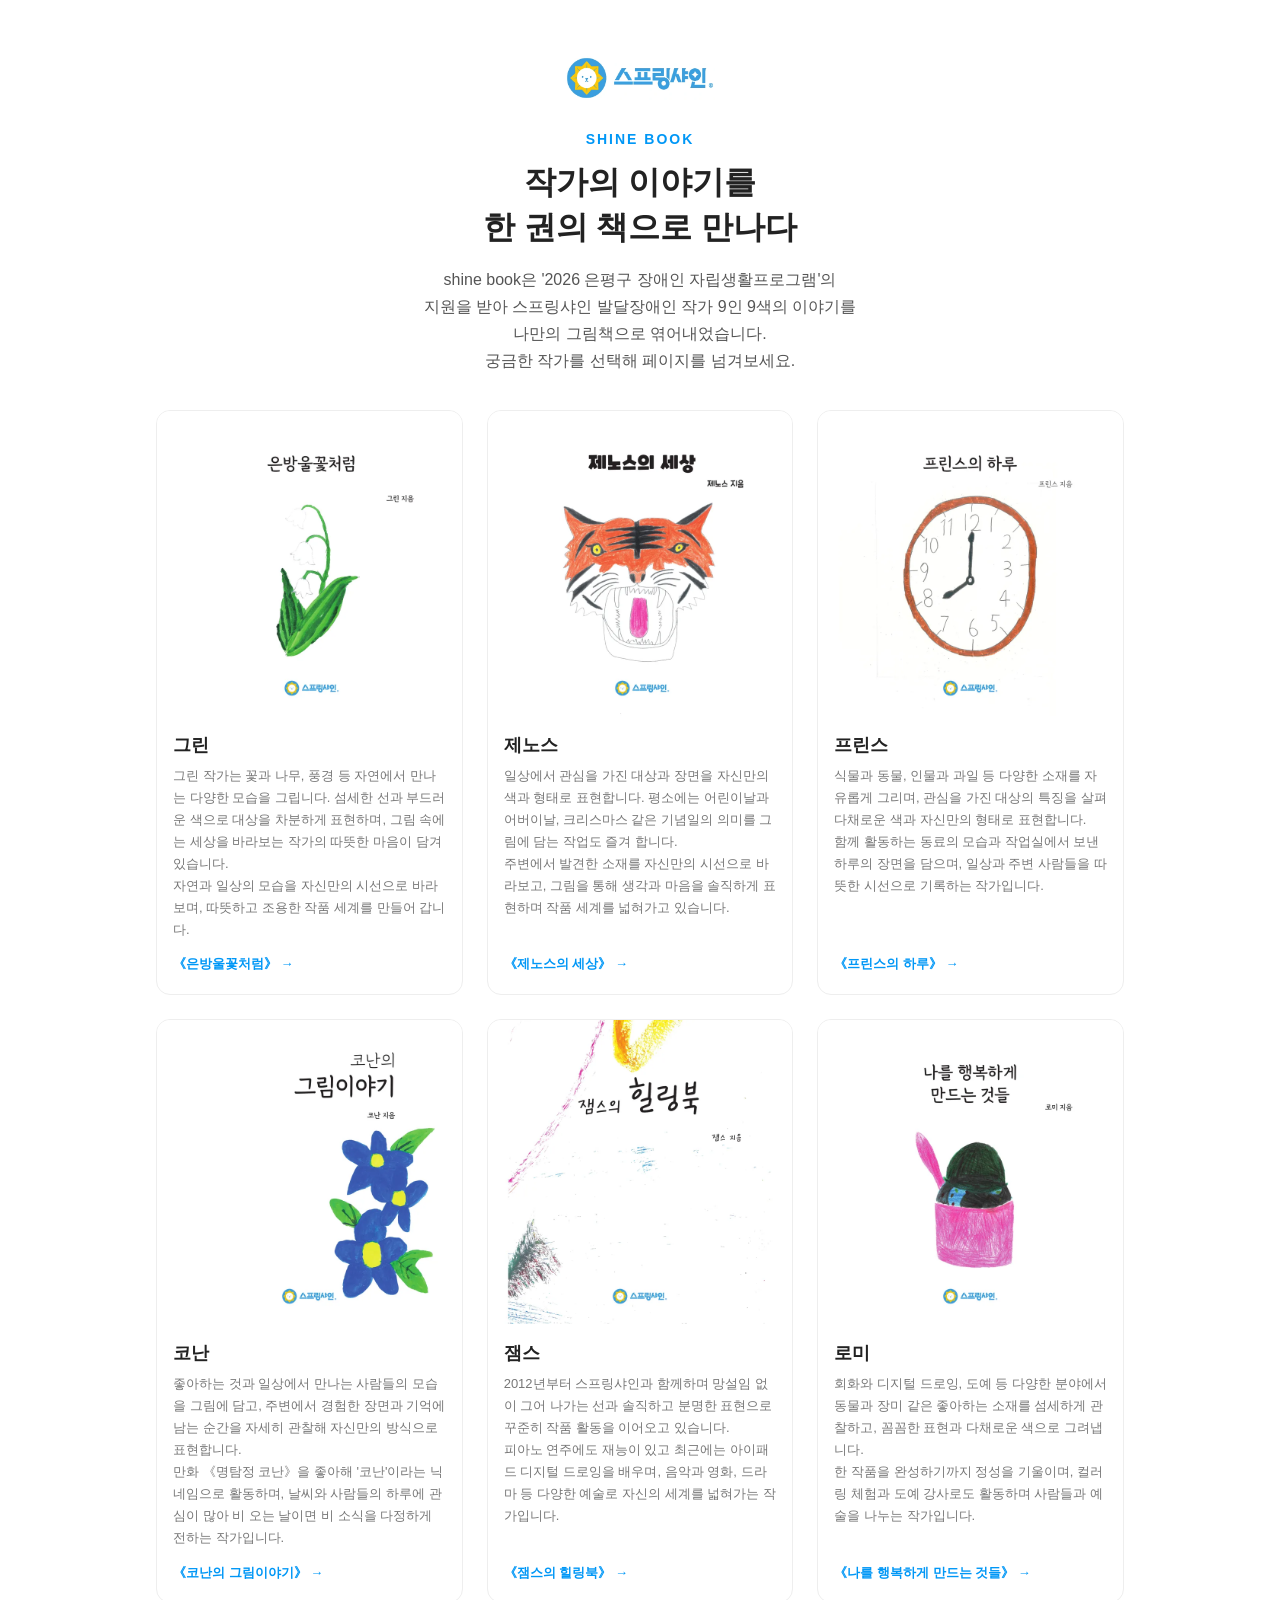
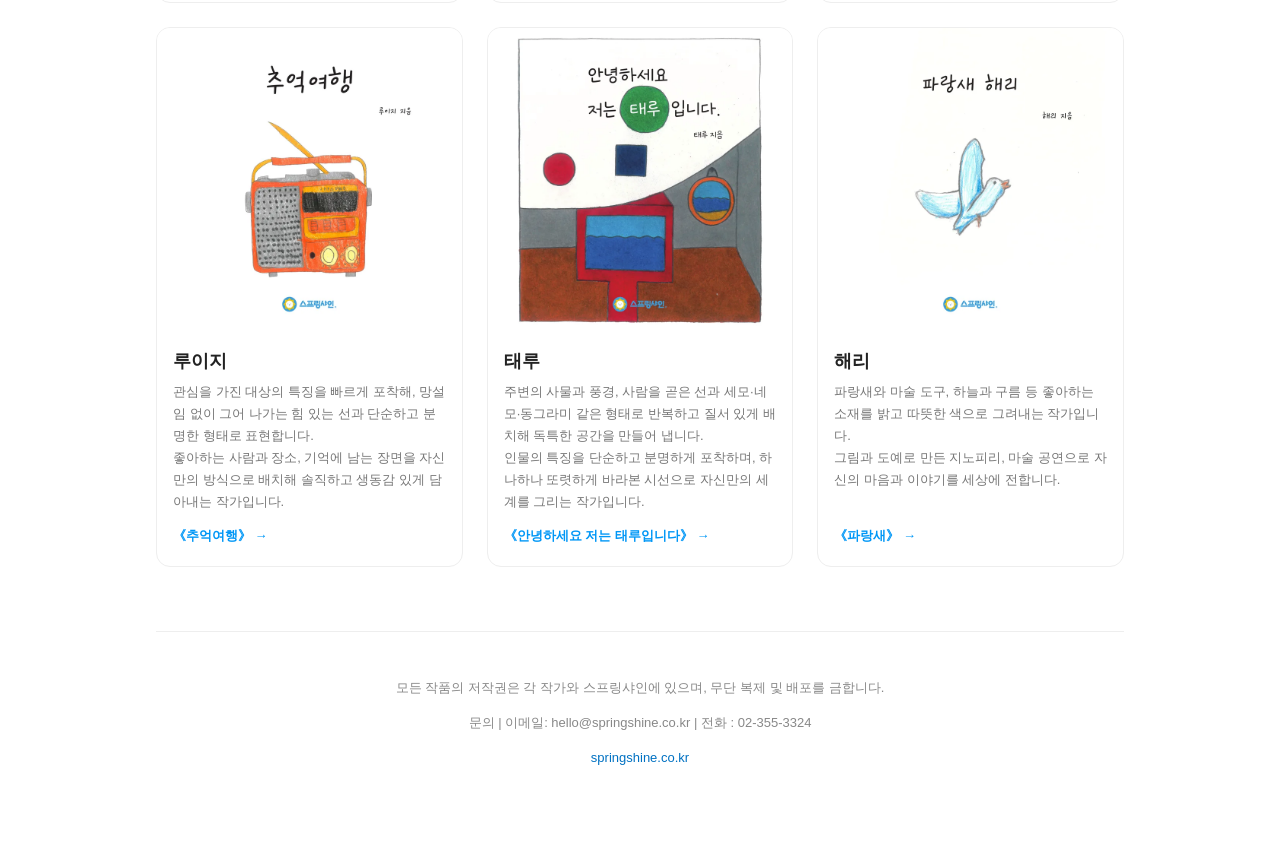
<file: index.html>
<!doctype html>
<html lang="ko">
<head>
<meta charset="utf-8">
<meta name="viewport" content="width=device-width, initial-scale=1, viewport-fit=cover">
<title>shine book | 스프링샤인</title>
<meta name="description" content="스프링샤인 발달장애인 작가 9인 9색의 이야기를 나만의 그림책으로 엮은 shine book입니다.">
<meta property="og:type" content="website">
<meta property="og:title" content="shine book | 스프링샤인">
<meta property="og:description" content="작가의 이야기를 한 권의 책으로 만나다. 궁금한 작가를 선택해 페이지를 넘겨보세요.">
<meta property="og:image" content="https://springshine-space.github.io/shinebook_2026/green/thumb.webp">
<style>
  :root{
    --blue:#0097F6; --blue-dark:#0071C2; --blue-pale:#EBF5FE;
    --ink:#222; --sub:#555; --mute:#777; --line:#eee;
  }
  *{box-sizing:border-box}
  html,body{margin:0}
  body{
    font-family:'Pretendard','Noto Sans KR','Apple SD Gothic Neo','Malgun Gothic',sans-serif;
    color:var(--ink); line-height:1.7; background:#fff;
  }
  #sb-wrap{max-width:1000px;margin:0 auto;padding:0 16px}

  /* 머리말 */
  .sb-head{text-align:center;padding:56px 0 36px}
  .sb-logo{display:block;width:150px;height:auto;margin:0 auto 28px}
  .sb-label{margin:0 0 8px;font-size:14px;font-weight:700;letter-spacing:2px;color:var(--blue)}
  .sb-title{margin:0 0 16px;font-size:32px;font-weight:800;line-height:1.4}
  .sb-desc{margin:0;font-size:16px;color:var(--sub)}

  /* 카드 */
  #sb-grid{display:grid;grid-template-columns:repeat(3,1fr);gap:24px;margin:0 0 64px}
  .sb-card{
    display:flex;flex-direction:column;cursor:pointer;background:#fff;
    border:1px solid var(--line);border-radius:14px;overflow:hidden;
    transition:transform .2s,box-shadow .2s;
  }
  .sb-card:hover{transform:translateY(-4px);box-shadow:0 8px 20px rgba(0,151,246,.15)}
  .sb-card:focus-visible{outline:2px solid var(--blue);outline-offset:2px}
  .sb-thumb{width:100%;aspect-ratio:1/1;object-fit:cover;background:var(--blue-pale);display:block}
  .sb-info{padding:14px 16px 18px;display:flex;flex-direction:column;flex:1}
  .sb-name{margin:0 0 4px;font-size:18px;font-weight:700}
  .sb-intro{margin:0 0 12px;font-size:13px;color:var(--mute);white-space:pre-line;flex:1}
  .sb-btn{font-size:13px;font-weight:700;color:var(--blue)}

  .sb-foot{text-align:center;padding:32px 0 64px;border-top:1px solid var(--line);font-size:13px;color:#888}
  .sb-foot a{color:var(--blue-dark);text-decoration:none}

  /* 팝업 */
  #sb-modal{
    display:none;position:fixed;top:0;left:0;right:0;bottom:0;z-index:9999;
    background:rgba(0,0,0,.75);align-items:center;justify-content:center;
    padding:env(safe-area-inset-top) 0 env(safe-area-inset-bottom);
  }
  #sb-modal.open{display:flex}
  #sb-box{position:relative;width:min(1100px,96vw);background:#fff;border-radius:14px;overflow:hidden}
  #sb-bar{display:flex;justify-content:space-between;align-items:center;gap:12px;padding:10px 16px;border-bottom:1px solid var(--line)}
  #sb-modal-name{font-weight:700;font-size:16px;min-width:0;overflow:hidden;text-overflow:ellipsis;white-space:nowrap}
  #sb-modal-name .sb-mt{font-weight:400;color:#666;margin-left:6px}
  #sb-actions{display:flex;align-items:center;flex:none}
  #sb-newtab{font-size:13px;color:var(--blue);margin-right:12px;text-decoration:none}
  #sb-close{background:none;border:0;font-size:30px;line-height:1;cursor:pointer;color:#333;padding:0 4px}
  #sb-close:focus-visible,#sb-newtab:focus-visible{outline:2px solid var(--blue);outline-offset:2px}
  #sb-frame{width:100%;height:min(82vh,820px);border:0;display:block;background:#e6ebef}

  @media (max-width:768px){
    .sb-head{padding:40px 0 24px}
    .sb-logo{width:120px;margin-bottom:22px}
    .sb-title{font-size:24px}
    .sb-desc{font-size:15px}
    #sb-grid{grid-template-columns:repeat(2,1fr);gap:14px}
    .sb-info{padding:12px 12px 14px}
  }
  @media (max-width:480px){
    #sb-grid{grid-template-columns:1fr}
    #sb-newtab{display:none}
    #sb-frame{height:80vh}
  }
  @media (prefers-reduced-motion:reduce){.sb-card{transition:none}.sb-card:hover{transform:none}}
</style>
</head>
<body>
<div id="sb-wrap">
  <header class="sb-head">
    <img class="sb-logo" src="assets/logo.webp" alt="스프링샤인">
    <p class="sb-label">SHINE BOOK</p>
    <h1 class="sb-title">작가의 이야기를<br>한 권의 책으로 만나다</h1>
    <p class="sb-desc">
      shine book은 '2026 은평구 장애인 자립생활프로그램'의<br>
      지원을 받아 스프링샤인 발달장애인 작가 9인 9색의 이야기를<br>
      나만의 그림책으로 엮어내었습니다.<br>
      궁금한 작가를 선택해 페이지를 넘겨보세요.
    </p>
  </header>

  <main id="sb-grid"></main>

  <footer class="sb-foot">
    <p>모든 작품의 저작권은 각 작가와 스프링샤인에 있으며, 무단 복제 및 배포를 금합니다.</p>
    <p>문의 | 이메일: hello@springshine.co.kr | 전화 : 02-355-3324 </p>
    <p><a href="https://springshine.co.kr/" target="_blank" rel="noopener">springshine.co.kr</a></p>
  </footer>
</div>

<!-- 플립북 팝업 (iframe은 팝업을 열 때만 만들고, 닫으면 없앱니다) -->
<div id="sb-modal" role="dialog" aria-modal="true" aria-labelledby="sb-modal-name" aria-hidden="true">
  <div id="sb-box">
    <div id="sb-bar">
      <span id="sb-modal-name"></span>
      <span id="sb-actions">
        <a id="sb-newtab" href="#" target="_blank" rel="noopener">새 창에서 보기 ↗</a>
        <button id="sb-close" type="button" aria-label="닫기">×</button>
      </span>
    </div>
  </div>
</div>

<script>
(function(){
  'use strict';

  // ▼▼▼ 작가가 추가되면 여기에 한 줄을 더하세요 ▼▼▼
  // id : 폴더 이름 (썸네일은 id/thumb.webp, 플립북은 id/ 를 자동으로 사용)
  const writers = [
    {id:"green",  name:"그린",   title:"은방울꽃처럼",
     intro:"그린 작가는 꽃과 나무, 풍경 등 자연에서 만나는 다양한 모습을 그립니다. 섬세한 선과 부드러운 색으로 대상을 차분하게 표현하며, 그림 속에는 세상을 바라보는 작가의 따뜻한 마음이 담겨 있습니다.\n자연과 일상의 모습을 자신만의 시선으로 바라보며, 따뜻하고 조용한 작품 세계를 만들어 갑니다."},
    {id:"zenos",  name:"제노스", title:"제노스의 세상",
     intro:"일상에서 관심을 가진 대상과 장면을 자신만의 색과 형태로 표현합니다. 평소에는 어린이날과 어버이날, 크리스마스 같은 기념일의 의미를 그림에 담는 작업도 즐겨 합니다.\n주변에서 발견한 소재를 자신만의 시선으로 바라보고, 그림을 통해 생각과 마음을 솔직하게 표현하며 작품 세계를 넓혀가고 있습니다."},
    {id:"prince", name:"프린스", title:"프린스의 하루",
     intro:"식물과 동물, 인물과 과일 등 다양한 소재를 자유롭게 그리며, 관심을 가진 대상의 특징을 살펴 다채로운 색과 자신만의 형태로 표현합니다.\n함께 활동하는 동료의 모습과 작업실에서 보낸 하루의 장면을 담으며, 일상과 주변 사람들을 따뜻한 시선으로 기록하는 작가입니다."},
    {id:"conan",  name:"코난",   title:"코난의 그림이야기",
     intro:"좋아하는 것과 일상에서 만나는 사람들의 모습을 그림에 담고, 주변에서 경험한 장면과 기억에 남는 순간을 자세히 관찰해 자신만의 방식으로 표현합니다.\n만화 《명탐정 코난》을 좋아해 '코난'이라는 닉네임으로 활동하며, 날씨와 사람들의 하루에 관심이 많아 비 오는 날이면 비 소식을 다정하게 전하는 작가입니다."},
    {id:"jams",   name:"잼스",   title:"잼스의 힐링북",
     intro:"2012년부터 스프링샤인과 함께하며 망설임 없이 그어 나가는 선과 솔직하고 분명한 표현으로 꾸준히 작품 활동을 이어오고 있습니다.\n피아노 연주에도 재능이 있고 최근에는 아이패드 디지털 드로잉을 배우며, 음악과 영화, 드라마 등 다양한 예술로 자신의 세계를 넓혀가는 작가입니다."},
    {id:"romy",   name:"로미",   title:"나를 행복하게 만드는 것들",
     intro:"회화와 디지털 드로잉, 도예 등 다양한 분야에서 동물과 장미 같은 좋아하는 소재를 섬세하게 관찰하고, 꼼꼼한 표현과 다채로운 색으로 그려냅니다.\n한 작품을 완성하기까지 정성을 기울이며, 컬러링 체험과 도예 강사로도 활동하며 사람들과 예술을 나누는 작가입니다."},
    {id:"luigi",  name:"루이지", title:"추억여행",
     intro:"관심을 가진 대상의 특징을 빠르게 포착해, 망설임 없이 그어 나가는 힘 있는 선과 단순하고 분명한 형태로 표현합니다.\n좋아하는 사람과 장소, 기억에 남는 장면을 자신만의 방식으로 배치해 솔직하고 생동감 있게 담아내는 작가입니다."},
    {id:"taeru",  name:"태루",   title:"안녕하세요 저는 태루입니다",
     intro:"주변의 사물과 풍경, 사람을 곧은 선과 세모·네모·동그라미 같은 형태로 반복하고 질서 있게 배치해 독특한 공간을 만들어 냅니다.\n인물의 특징을 단순하고 분명하게 포착하며, 하나하나 또렷하게 바라본 시선으로 자신만의 세계를 그리는 작가입니다."},
    {id:"harry",   name:"해리",   title:"파랑새",
     intro:"파랑새와 마술 도구, 하늘과 구름 등 좋아하는 소재를 밝고 따뜻한 색으로 그려내는 작가입니다.\n그림과 도예로 만든 지노피리, 마술 공연으로 자신의 마음과 이야기를 세상에 전합니다."}
  ];
  // ▲▲▲ 여기까지 ▲▲▲

  const grid  = document.getElementById('sb-grid');
  const modal = document.getElementById('sb-modal');
  const box   = document.getElementById('sb-box');
  const mName = document.getElementById('sb-modal-name');
  const mLink = document.getElementById('sb-newtab');
  let lastCard = null;   // 팝업을 닫은 뒤 포커스를 되돌릴 카드
  let frame = null;      // 지금 열려 있는 플립북 iframe

  function el(tag, className, text){
    const node = document.createElement(tag);
    if (className) node.className = className;
    if (text) node.textContent = text;
    return node;
  }
  function mountFrame(url){
    unmountFrame();
    frame = document.createElement('iframe');
    frame.id = 'sb-frame';
    frame.title = 'shine book';
    frame.setAttribute('allow', 'fullscreen');
    frame.setAttribute('allowfullscreen', '');
    frame.src = url;                 // 열었을 때만 로딩
    box.appendChild(frame);
  }
  function unmountFrame(){
    if (frame) { frame.remove(); frame = null; }   // 닫으면 로딩 해제
  }
  const bookUrl  = (w) => w.id + '/';
  const findById = (id) => writers.find((w) => w.id === id);

  /* ---------- 카드 만들기 ---------- */
  const cards = {};
  writers.forEach((w) => {
    const card = el('div', 'sb-card');
    card.tabIndex = 0;
    card.setAttribute('role', 'button');
    card.setAttribute('aria-label', w.name + ' 《' + w.title + '》 열기');

    const img = el('img', 'sb-thumb');
    img.src = w.id + '/thumb.webp';
    img.alt = w.name + ' 《' + w.title + '》 표지';
    img.loading = 'lazy';

    const info = el('div', 'sb-info');
    info.appendChild(el('p', 'sb-name', w.name));
    info.appendChild(el('p', 'sb-intro', w.intro));
    info.appendChild(el('span', 'sb-btn', '《' + w.title + '》 →'));

    card.appendChild(img);
    card.appendChild(info);
    card.addEventListener('click', () => openBook(w, card));
    card.addEventListener('keydown', (e) => {
      if (e.key === 'Enter' || e.key === ' ') { e.preventDefault(); openBook(w, card); }
    });
    grid.appendChild(card);
    cards[w.id] = card;
  });

  /* ---------- 팝업 열기·닫기 (화면 표시만) ---------- */
  function show(w){
    mName.textContent = w.name;
    mName.appendChild(el('span', 'sb-mt', '· ' + w.title));
    document.title = w.name + ' · ' + w.title + ' | shine book';
    mLink.href = bookUrl(w);
    mountFrame(bookUrl(w));
    modal.classList.add('open');
    modal.setAttribute('aria-hidden', 'false');
    document.body.style.overflow = 'hidden';
    document.getElementById('sb-close').focus({preventScroll:true});
  }
  function hide(){
    if (!modal.classList.contains('open')) return;
    modal.classList.remove('open');
    modal.setAttribute('aria-hidden', 'true');
    unmountFrame();
    document.title = 'shine book | 스프링샤인';
    document.body.style.overflow = '';
    if (lastCard) lastCard.focus({preventScroll:true});
  }

  /* ---------- 주소(#폴더명)와 연동: 작가별 링크 공유, 뒤로가기로 닫기 ---------- */
  function openBook(w, card){
    lastCard = card || cards[w.id] || null;
    show(w);
    history.pushState({sb:w.id}, '', '#' + w.id);
  }
  function closeBook(){
    if (history.state && history.state.sb) {
      history.back();                // popstate에서 hide() 처리
    } else {
      hide();
      history.replaceState(null, '', location.pathname + location.search);
    }
  }
  window.addEventListener('popstate', () => {
    const w = findById(location.hash.slice(1));
    if (w) { lastCard = cards[w.id]; show(w); } else { hide(); }
  });

  document.getElementById('sb-close').addEventListener('click', closeBook);
  modal.addEventListener('click', (e) => { if (e.target === modal) closeBook(); });
  document.addEventListener('keydown', (e) => {
    if (e.key === 'Escape' && modal.classList.contains('open')) closeBook();
  });
  // 플립북(iframe) 안에서 ESC를 눌렀을 때도 닫히도록: 같은 사이트에서 온 메시지만 받습니다.
  window.addEventListener('message', (e) => {
    if (e.origin === location.origin && e.data && e.data.shinebook === 'close' && modal.classList.contains('open')) closeBook();
  });

  // 주소에 #zenos 처럼 붙어 있으면 바로 열기
  const first = findById(location.hash.slice(1));
  if (first) { lastCard = cards[first.id]; show(first); }
})();
</script>
</body>
</html>
</file>
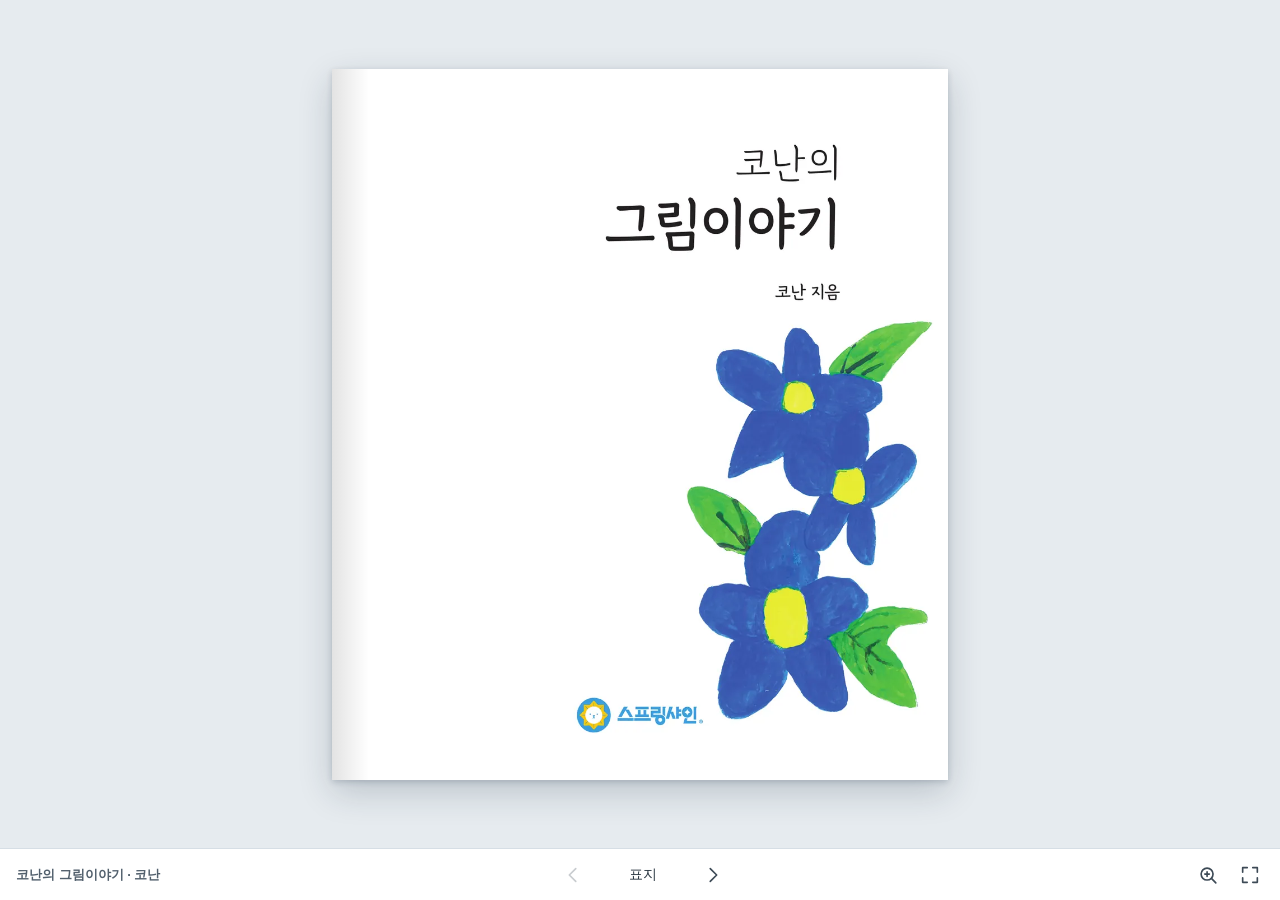
<file: conan/index.html>
<!doctype html>
<html lang="ko">
<head>
<meta charset="utf-8">
<meta name="viewport" content="width=device-width, initial-scale=1, viewport-fit=cover">
<title>코난의 그림이야기 · 코난 | shine book</title>
<meta name="description" content="스프링샤인 코난 작가의 그림책 「코난의 그림이야기」을 페이지를 넘기며 볼 수 있는 shine book입니다.">
<link rel="stylesheet" href="../assets/flipbook.css">
</head>
<body>
<div id="app">
  <div id="stage">
    <div id="loading" aria-live="polite" aria-label="불러오는 중"><span class="ring"></span></div>
    <div id="book"></div>
  </div>

  <div id="bar">
    <div id="prog"><i></i></div>
    <div id="name">코난의 그림이야기 · 코난</div>

    <div id="nav">
      <button class="btn" id="prev" type="button" aria-label="이전 페이지">
        <svg viewBox="0 0 24 24" aria-hidden="true"><path d="M15 5l-7 7 7 7"/></svg>
      </button>
      <span id="label" aria-live="polite">표지</span>
      <button class="btn" id="next" type="button" aria-label="다음 페이지">
        <svg viewBox="0 0 24 24" aria-hidden="true"><path d="M9 5l7 7-7 7"/></svg>
      </button>
    </div>

    <div id="tools">
      <button class="btn" id="zoom" type="button" aria-label="확대" aria-pressed="false">
        <svg viewBox="0 0 24 24" aria-hidden="true">
          <circle cx="11" cy="11" r="6.5"/><path d="M16 16l4.5 4.5"/>
          <path class="i-in" d="M11 8.5v5M8.5 11h5"/>
          <path class="i-out" d="M8.5 11h5" style="display:none"/>
        </svg>
      </button>
      <button class="btn" id="fs" type="button" aria-label="전체화면" aria-pressed="false">
        <svg viewBox="0 0 24 24" aria-hidden="true"><path d="M4 9V4h5M15 4h5v5M20 15v5h-5M9 20H4v-5"/></svg>
      </button>
    </div>
  </div>
</div>

<!-- ▼ 작가마다 이 부분만 바꿉니다 ▼ -->
<script>
  window.FLIPBOOK = {
    title: "코난의 그림이야기",
    artist: "코난",
    pages: 21,                                   // pages 폴더의 이미지 개수 (01.webp ~ 21.webp)
    copyright: "© 2026 코난 & 스프링샤인",
    homepage: "https://springshine.co.kr/"
  };
</script>
<!-- ▲ 여기까지 ▲ -->

<script src="../assets/flipbook.js"></script>
</body>
</html>
</file>
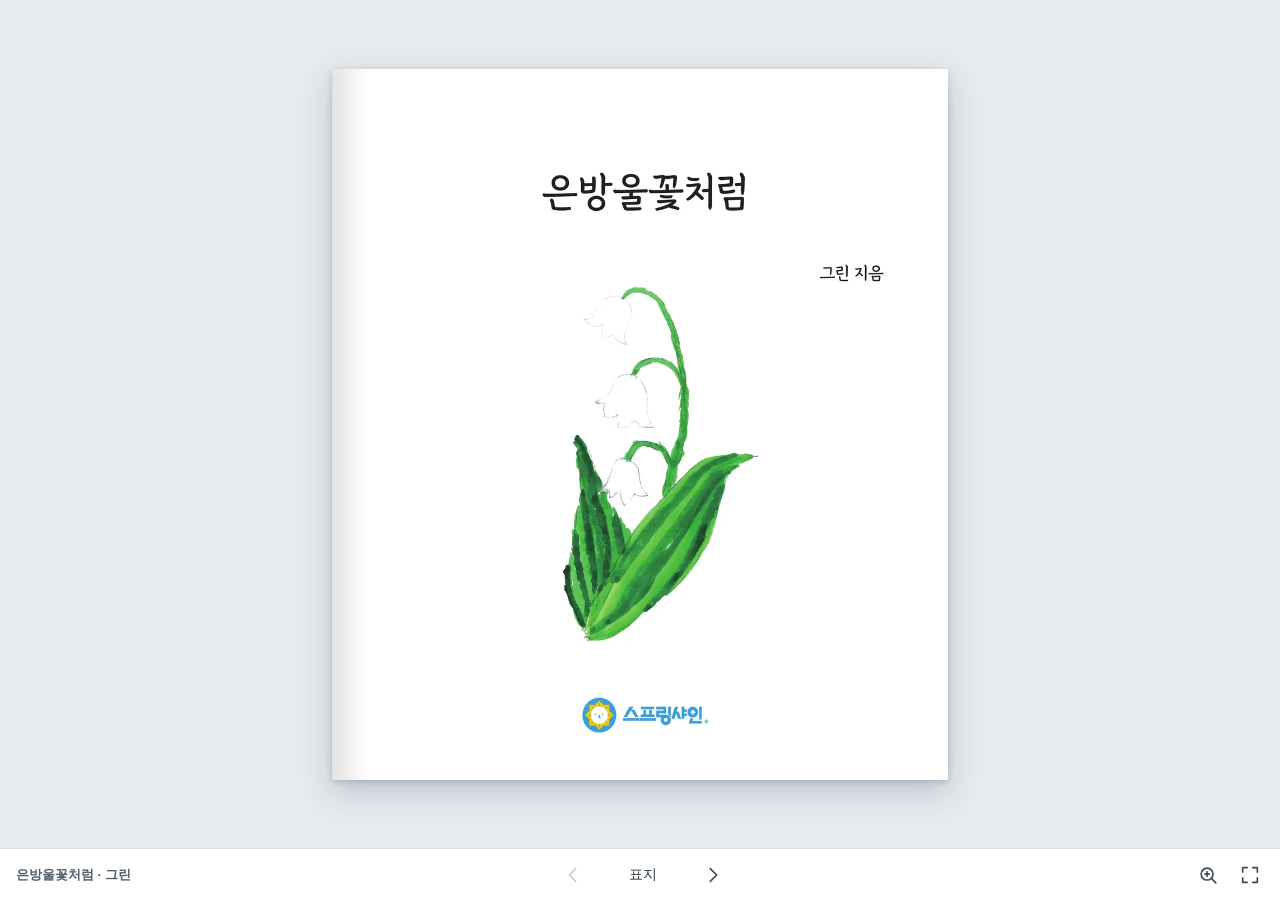
<file: green/index.html>
<!doctype html>
<html lang="ko">
<head>
<meta charset="utf-8">
<meta name="viewport" content="width=device-width, initial-scale=1, viewport-fit=cover">
<title>은방울꽃처럼 · 그린 | shine book</title>
<meta name="description" content="스프링샤인 그린 작가의 그림책 「은방울꽃처럼」을 페이지를 넘기며 볼 수 있는 shine book입니다.">
<link rel="stylesheet" href="../assets/flipbook.css">
</head>
<body>
<div id="app">
  <div id="stage">
    <div id="loading" aria-live="polite" aria-label="불러오는 중"><span class="ring"></span></div>
    <div id="book"></div>
  </div>

  <div id="bar">
    <div id="prog"><i></i></div>
    <div id="name">은방울꽃처럼 · 그린</div>

    <div id="nav">
      <button class="btn" id="prev" type="button" aria-label="이전 페이지">
        <svg viewBox="0 0 24 24" aria-hidden="true"><path d="M15 5l-7 7 7 7"/></svg>
      </button>
      <span id="label" aria-live="polite">표지</span>
      <button class="btn" id="next" type="button" aria-label="다음 페이지">
        <svg viewBox="0 0 24 24" aria-hidden="true"><path d="M9 5l7 7-7 7"/></svg>
      </button>
    </div>

    <div id="tools">
      <button class="btn" id="zoom" type="button" aria-label="확대" aria-pressed="false">
        <svg viewBox="0 0 24 24" aria-hidden="true">
          <circle cx="11" cy="11" r="6.5"/><path d="M16 16l4.5 4.5"/>
          <path class="i-in" d="M11 8.5v5M8.5 11h5"/>
          <path class="i-out" d="M8.5 11h5" style="display:none"/>
        </svg>
      </button>
      <button class="btn" id="fs" type="button" aria-label="전체화면" aria-pressed="false">
        <svg viewBox="0 0 24 24" aria-hidden="true"><path d="M4 9V4h5M15 4h5v5M20 15v5h-5M9 20H4v-5"/></svg>
      </button>
    </div>
  </div>
</div>

<!-- ▼ 작가마다 이 부분만 바꿉니다 ▼ -->
<script>
  window.FLIPBOOK = {
    title: "은방울꽃처럼",
    artist: "그린",
    pages: 23,                                   // pages 폴더의 이미지 개수 (01.webp ~ 23.webp)
    copyright: "© 2026 그린 & 스프링샤인",
    homepage: "https://springshine.co.kr/"
  };
</script>
<!-- ▲ 여기까지 ▲ -->

<script src="../assets/flipbook.js"></script>
</body>
</html>
</file>
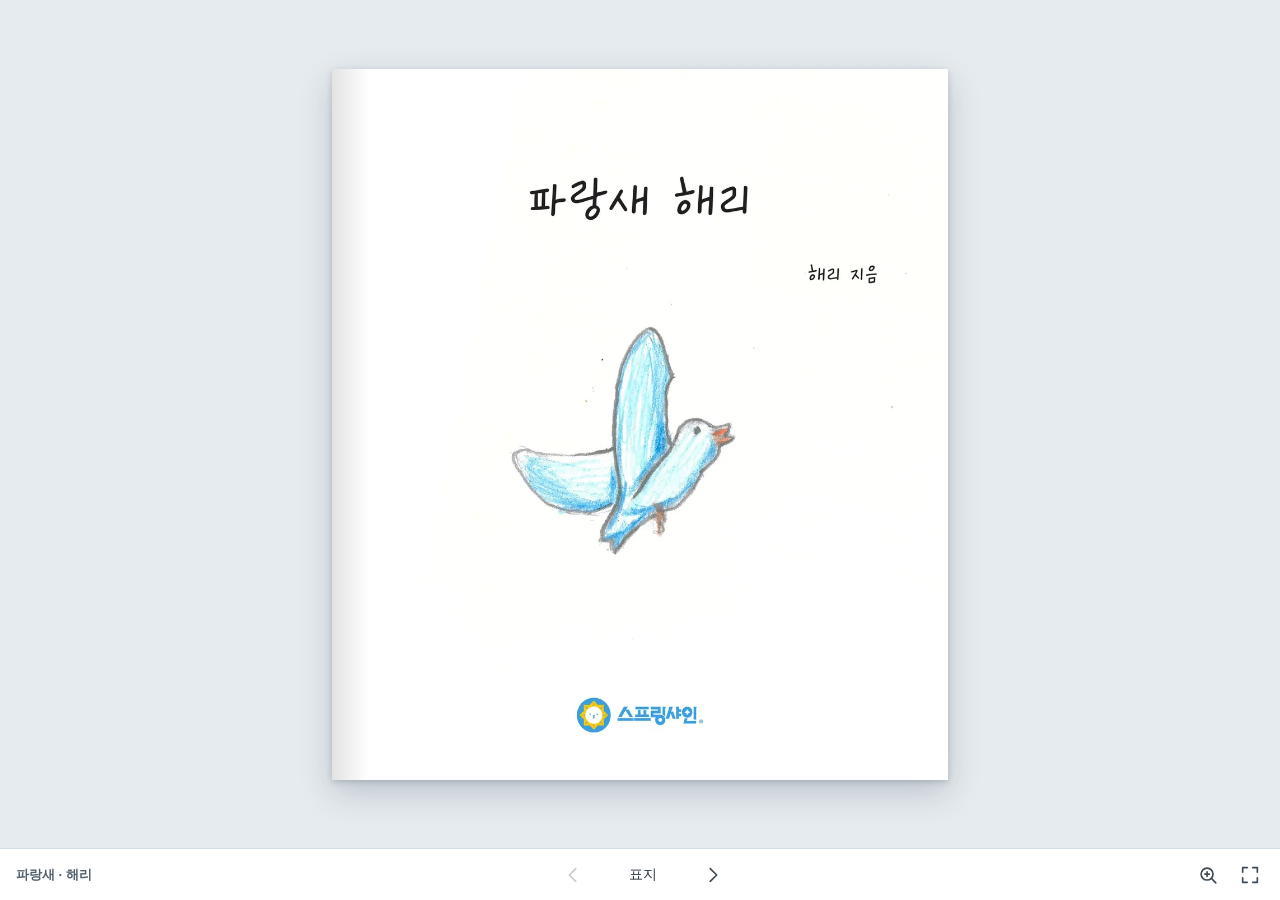
<file: harry/index.html>
<!doctype html>
<html lang="ko">
<head>
<meta charset="utf-8">
<meta name="viewport" content="width=device-width, initial-scale=1, viewport-fit=cover">
<title>파랑새 · 해리 | shine book</title>
<meta name="description" content="스프링샤인 해리 작가의 그림책 「파랑새」을 페이지를 넘기며 볼 수 있는 shine book입니다.">
<link rel="stylesheet" href="../assets/flipbook.css">
</head>
<body>
<div id="app">
  <div id="stage">
    <div id="loading" aria-live="polite" aria-label="불러오는 중"><span class="ring"></span></div>
    <div id="book"></div>
  </div>

  <div id="bar">
    <div id="prog"><i></i></div>
    <div id="name">파랑새 · 해리</div>

    <div id="nav">
      <button class="btn" id="prev" type="button" aria-label="이전 페이지">
        <svg viewBox="0 0 24 24" aria-hidden="true"><path d="M15 5l-7 7 7 7"/></svg>
      </button>
      <span id="label" aria-live="polite">표지</span>
      <button class="btn" id="next" type="button" aria-label="다음 페이지">
        <svg viewBox="0 0 24 24" aria-hidden="true"><path d="M9 5l7 7-7 7"/></svg>
      </button>
    </div>

    <div id="tools">
      <button class="btn" id="zoom" type="button" aria-label="확대" aria-pressed="false">
        <svg viewBox="0 0 24 24" aria-hidden="true">
          <circle cx="11" cy="11" r="6.5"/><path d="M16 16l4.5 4.5"/>
          <path class="i-in" d="M11 8.5v5M8.5 11h5"/>
          <path class="i-out" d="M8.5 11h5" style="display:none"/>
        </svg>
      </button>
      <button class="btn" id="fs" type="button" aria-label="전체화면" aria-pressed="false">
        <svg viewBox="0 0 24 24" aria-hidden="true"><path d="M4 9V4h5M15 4h5v5M20 15v5h-5M9 20H4v-5"/></svg>
      </button>
    </div>
  </div>
</div>

<!-- ▼ 작가마다 이 부분만 바꿉니다 ▼ -->
<script>
  window.FLIPBOOK = {
    title: "파랑새",
    artist: "해리",
    pages: 23,                                   // pages 폴더의 이미지 개수 (01.webp ~ 23.webp)
    copyright: "© 2026 해리 & 스프링샤인",
    homepage: "https://springshine.co.kr/"
  };
</script>
<!-- ▲ 여기까지 ▲ -->

<script src="../assets/flipbook.js"></script>
</body>
</html>
</file>
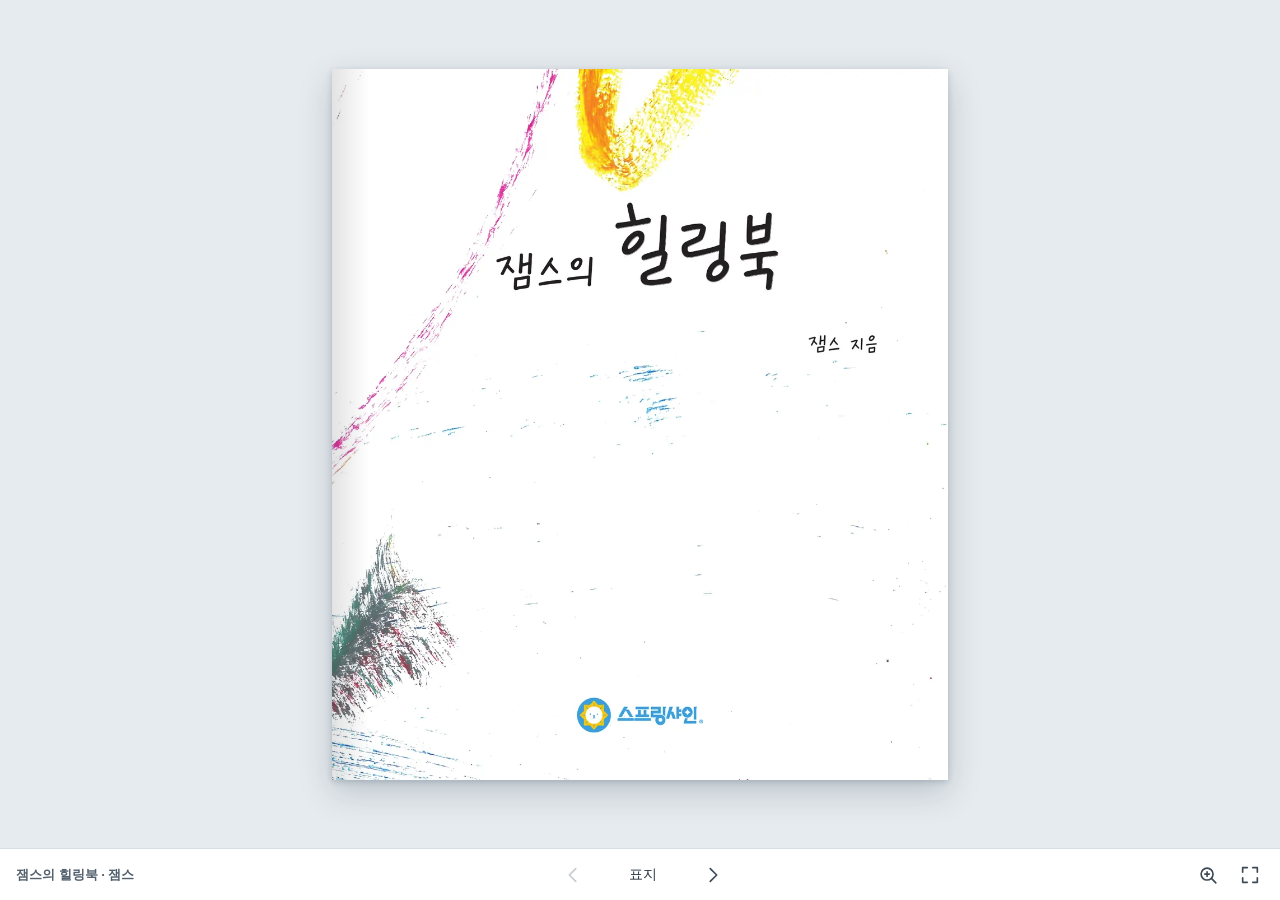
<file: jams/index.html>
<!doctype html>
<html lang="ko">
<head>
<meta charset="utf-8">
<meta name="viewport" content="width=device-width, initial-scale=1, viewport-fit=cover">
<title>잼스의 힐링북 · 잼스 | shine book</title>
<meta name="description" content="스프링샤인 잼스 작가의 그림책 「잼스의 힐링북」을 페이지를 넘기며 볼 수 있는 shine book입니다.">
<link rel="stylesheet" href="../assets/flipbook.css">
</head>
<body>
<div id="app">
  <div id="stage">
    <div id="loading" aria-live="polite" aria-label="불러오는 중"><span class="ring"></span></div>
    <div id="book"></div>
  </div>

  <div id="bar">
    <div id="prog"><i></i></div>
    <div id="name">잼스의 힐링북 · 잼스</div>

    <div id="nav">
      <button class="btn" id="prev" type="button" aria-label="이전 페이지">
        <svg viewBox="0 0 24 24" aria-hidden="true"><path d="M15 5l-7 7 7 7"/></svg>
      </button>
      <span id="label" aria-live="polite">표지</span>
      <button class="btn" id="next" type="button" aria-label="다음 페이지">
        <svg viewBox="0 0 24 24" aria-hidden="true"><path d="M9 5l7 7-7 7"/></svg>
      </button>
    </div>

    <div id="tools">
      <button class="btn" id="zoom" type="button" aria-label="확대" aria-pressed="false">
        <svg viewBox="0 0 24 24" aria-hidden="true">
          <circle cx="11" cy="11" r="6.5"/><path d="M16 16l4.5 4.5"/>
          <path class="i-in" d="M11 8.5v5M8.5 11h5"/>
          <path class="i-out" d="M8.5 11h5" style="display:none"/>
        </svg>
      </button>
      <button class="btn" id="fs" type="button" aria-label="전체화면" aria-pressed="false">
        <svg viewBox="0 0 24 24" aria-hidden="true"><path d="M4 9V4h5M15 4h5v5M20 15v5h-5M9 20H4v-5"/></svg>
      </button>
    </div>
  </div>
</div>

<!-- ▼ 작가마다 이 부분만 바꿉니다 ▼ -->
<script>
  window.FLIPBOOK = {
    title: "잼스의 힐링북",
    artist: "잼스",
    pages: 43,                                   // pages 폴더의 이미지 개수 (01.webp ~ 43.webp)
    copyright: "© 2026 잼스 & 스프링샤인",
    homepage: "https://springshine.co.kr/"
  };
</script>
<!-- ▲ 여기까지 ▲ -->

<script src="../assets/flipbook.js"></script>
</body>
</html>
</file>
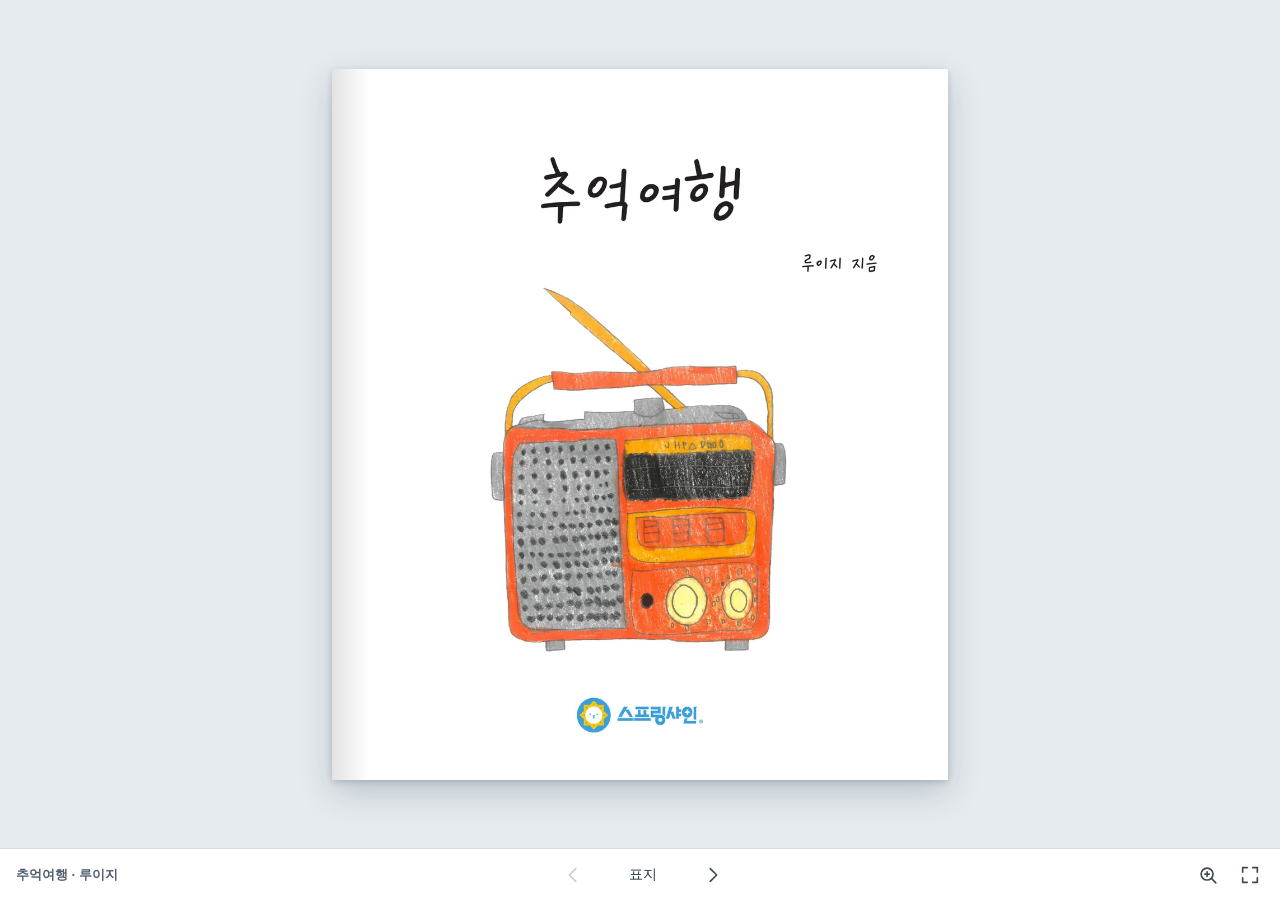
<file: luigi/index.html>
<!doctype html>
<html lang="ko">
<head>
<meta charset="utf-8">
<meta name="viewport" content="width=device-width, initial-scale=1, viewport-fit=cover">
<title>추억여행 · 루이지 | shine book</title>
<meta name="description" content="스프링샤인 루이지 작가의 그림책 「추억여행」을 페이지를 넘기며 볼 수 있는 shine book입니다.">
<link rel="stylesheet" href="../assets/flipbook.css">
</head>
<body>
<div id="app">
  <div id="stage">
    <div id="loading" aria-live="polite" aria-label="불러오는 중"><span class="ring"></span></div>
    <div id="book"></div>
  </div>

  <div id="bar">
    <div id="prog"><i></i></div>
    <div id="name">추억여행 · 루이지</div>

    <div id="nav">
      <button class="btn" id="prev" type="button" aria-label="이전 페이지">
        <svg viewBox="0 0 24 24" aria-hidden="true"><path d="M15 5l-7 7 7 7"/></svg>
      </button>
      <span id="label" aria-live="polite">표지</span>
      <button class="btn" id="next" type="button" aria-label="다음 페이지">
        <svg viewBox="0 0 24 24" aria-hidden="true"><path d="M9 5l7 7-7 7"/></svg>
      </button>
    </div>

    <div id="tools">
      <button class="btn" id="zoom" type="button" aria-label="확대" aria-pressed="false">
        <svg viewBox="0 0 24 24" aria-hidden="true">
          <circle cx="11" cy="11" r="6.5"/><path d="M16 16l4.5 4.5"/>
          <path class="i-in" d="M11 8.5v5M8.5 11h5"/>
          <path class="i-out" d="M8.5 11h5" style="display:none"/>
        </svg>
      </button>
      <button class="btn" id="fs" type="button" aria-label="전체화면" aria-pressed="false">
        <svg viewBox="0 0 24 24" aria-hidden="true"><path d="M4 9V4h5M15 4h5v5M20 15v5h-5M9 20H4v-5"/></svg>
      </button>
    </div>
  </div>
</div>

<!-- ▼ 작가마다 이 부분만 바꿉니다 ▼ -->
<script>
  window.FLIPBOOK = {
    title: "추억여행",
    artist: "루이지",
    pages: 21,                                   // pages 폴더의 이미지 개수 (01.webp ~ 21.webp)
    copyright: "© 2026 루이지 & 스프링샤인",
    homepage: "https://springshine.co.kr/"
  };
</script>
<!-- ▲ 여기까지 ▲ -->

<script src="../assets/flipbook.js"></script>
</body>
</html>
</file>
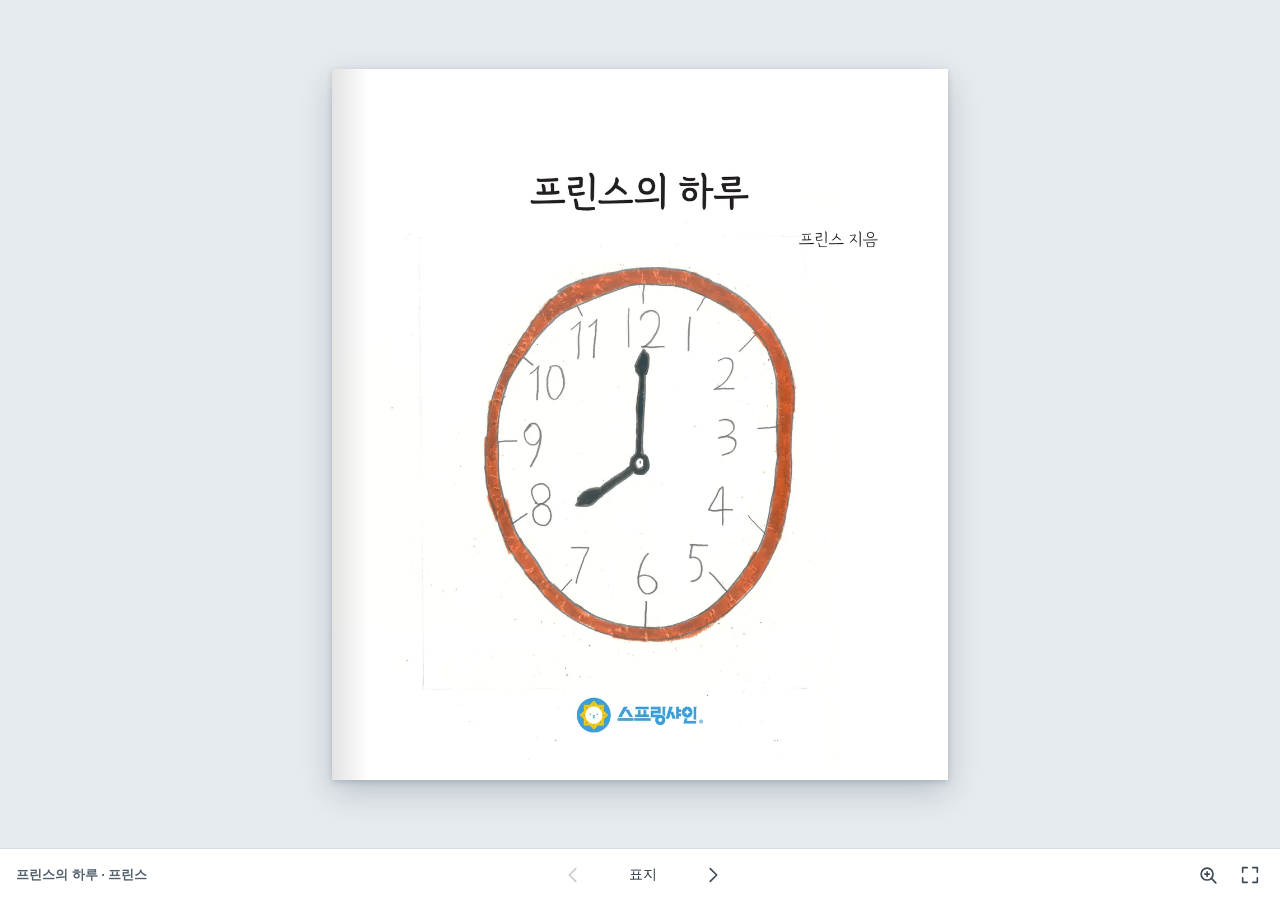
<file: prince/index.html>
<!doctype html>
<html lang="ko">
<head>
<meta charset="utf-8">
<meta name="viewport" content="width=device-width, initial-scale=1, viewport-fit=cover">
<title>프린스의 하루 · 프린스 | shine book</title>
<meta name="description" content="스프링샤인 프린스 작가의 그림책 「프린스의 하루」을 페이지를 넘기며 볼 수 있는 shine book입니다.">
<link rel="stylesheet" href="../assets/flipbook.css">
</head>
<body>
<div id="app">
  <div id="stage">
    <div id="loading" aria-live="polite" aria-label="불러오는 중"><span class="ring"></span></div>
    <div id="book"></div>
  </div>

  <div id="bar">
    <div id="prog"><i></i></div>
    <div id="name">프린스의 하루 · 프린스</div>

    <div id="nav">
      <button class="btn" id="prev" type="button" aria-label="이전 페이지">
        <svg viewBox="0 0 24 24" aria-hidden="true"><path d="M15 5l-7 7 7 7"/></svg>
      </button>
      <span id="label" aria-live="polite">표지</span>
      <button class="btn" id="next" type="button" aria-label="다음 페이지">
        <svg viewBox="0 0 24 24" aria-hidden="true"><path d="M9 5l7 7-7 7"/></svg>
      </button>
    </div>

    <div id="tools">
      <button class="btn" id="zoom" type="button" aria-label="확대" aria-pressed="false">
        <svg viewBox="0 0 24 24" aria-hidden="true">
          <circle cx="11" cy="11" r="6.5"/><path d="M16 16l4.5 4.5"/>
          <path class="i-in" d="M11 8.5v5M8.5 11h5"/>
          <path class="i-out" d="M8.5 11h5" style="display:none"/>
        </svg>
      </button>
      <button class="btn" id="fs" type="button" aria-label="전체화면" aria-pressed="false">
        <svg viewBox="0 0 24 24" aria-hidden="true"><path d="M4 9V4h5M15 4h5v5M20 15v5h-5M9 20H4v-5"/></svg>
      </button>
    </div>
  </div>
</div>

<!-- ▼ 작가마다 이 부분만 바꿉니다 ▼ -->
<script>
  window.FLIPBOOK = {
    title: "프린스의 하루",
    artist: "프린스",
    pages: 25,                                   // pages 폴더의 이미지 개수 (01.webp ~ 25.webp)
    copyright: "© 2026 프린스 & 스프링샤인",
    homepage: "https://springshine.co.kr/"
  };
</script>
<!-- ▲ 여기까지 ▲ -->

<script src="../assets/flipbook.js"></script>
</body>
</html>
</file>
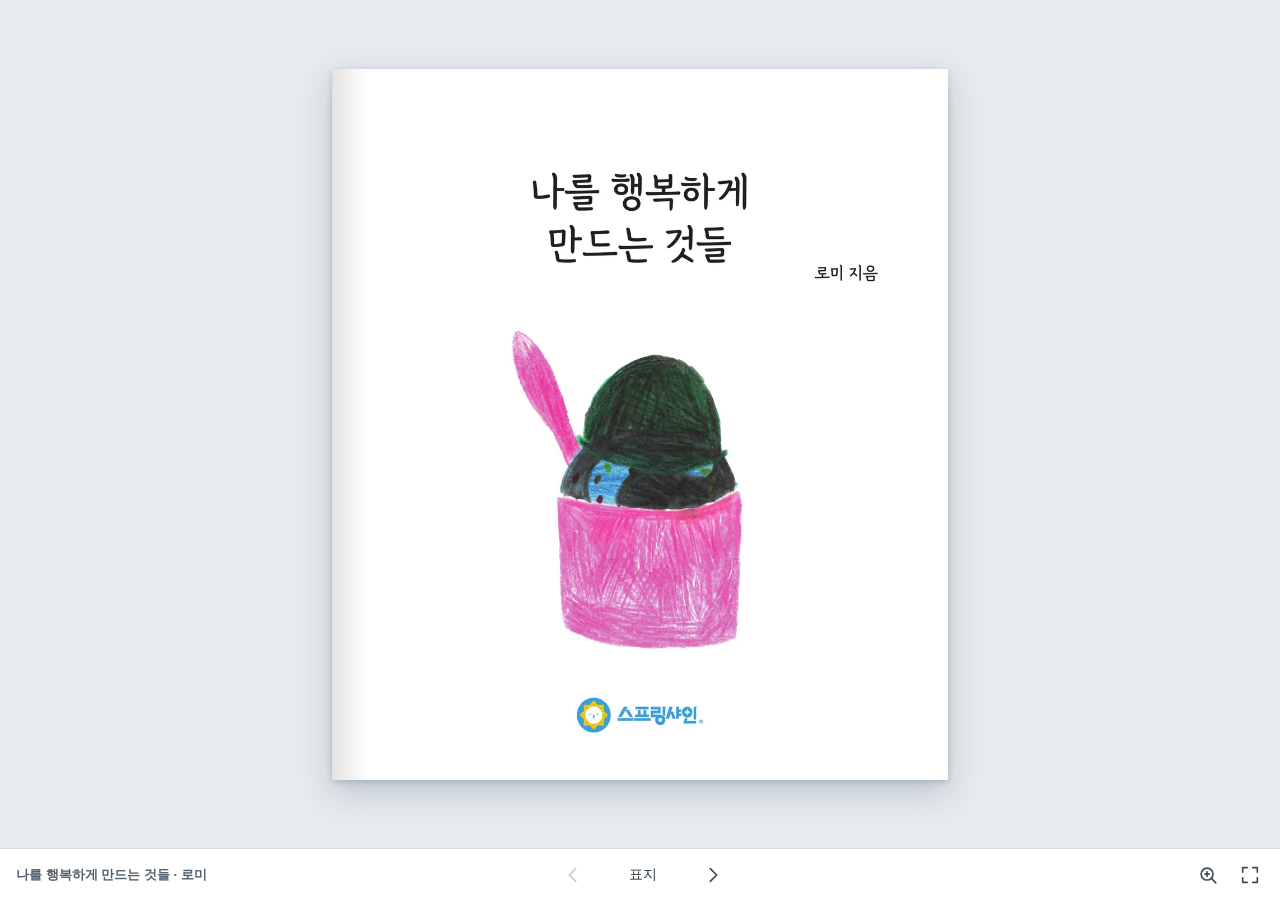
<file: romy/index.html>
<!doctype html>
<html lang="ko">
<head>
<meta charset="utf-8">
<meta name="viewport" content="width=device-width, initial-scale=1, viewport-fit=cover">
<title>나를 행복하게 만드는 것들 · 로미 | shine book</title>
<meta name="description" content="스프링샤인 로미 작가의 그림책 「나를 행복하게 만드는 것들」을 페이지를 넘기며 볼 수 있는 shine book입니다.">
<link rel="stylesheet" href="../assets/flipbook.css">
</head>
<body>
<div id="app">
  <div id="stage">
    <div id="loading" aria-live="polite" aria-label="불러오는 중"><span class="ring"></span></div>
    <div id="book"></div>
  </div>

  <div id="bar">
    <div id="prog"><i></i></div>
    <div id="name">나를 행복하게 만드는 것들 · 로미</div>

    <div id="nav">
      <button class="btn" id="prev" type="button" aria-label="이전 페이지">
        <svg viewBox="0 0 24 24" aria-hidden="true"><path d="M15 5l-7 7 7 7"/></svg>
      </button>
      <span id="label" aria-live="polite">표지</span>
      <button class="btn" id="next" type="button" aria-label="다음 페이지">
        <svg viewBox="0 0 24 24" aria-hidden="true"><path d="M9 5l7 7-7 7"/></svg>
      </button>
    </div>

    <div id="tools">
      <button class="btn" id="zoom" type="button" aria-label="확대" aria-pressed="false">
        <svg viewBox="0 0 24 24" aria-hidden="true">
          <circle cx="11" cy="11" r="6.5"/><path d="M16 16l4.5 4.5"/>
          <path class="i-in" d="M11 8.5v5M8.5 11h5"/>
          <path class="i-out" d="M8.5 11h5" style="display:none"/>
        </svg>
      </button>
      <button class="btn" id="fs" type="button" aria-label="전체화면" aria-pressed="false">
        <svg viewBox="0 0 24 24" aria-hidden="true"><path d="M4 9V4h5M15 4h5v5M20 15v5h-5M9 20H4v-5"/></svg>
      </button>
    </div>
  </div>
</div>

<!-- ▼ 작가마다 이 부분만 바꿉니다 ▼ -->
<script>
  window.FLIPBOOK = {
    title: "나를 행복하게 만드는 것들",
    artist: "로미",
    pages: 23,                                   // pages 폴더의 이미지 개수 (01.webp ~ 23.webp)
    copyright: "© 2026 로미 & 스프링샤인",
    homepage: "https://springshine.co.kr/"
  };
</script>
<!-- ▲ 여기까지 ▲ -->

<script src="../assets/flipbook.js"></script>
</body>
</html>
</file>
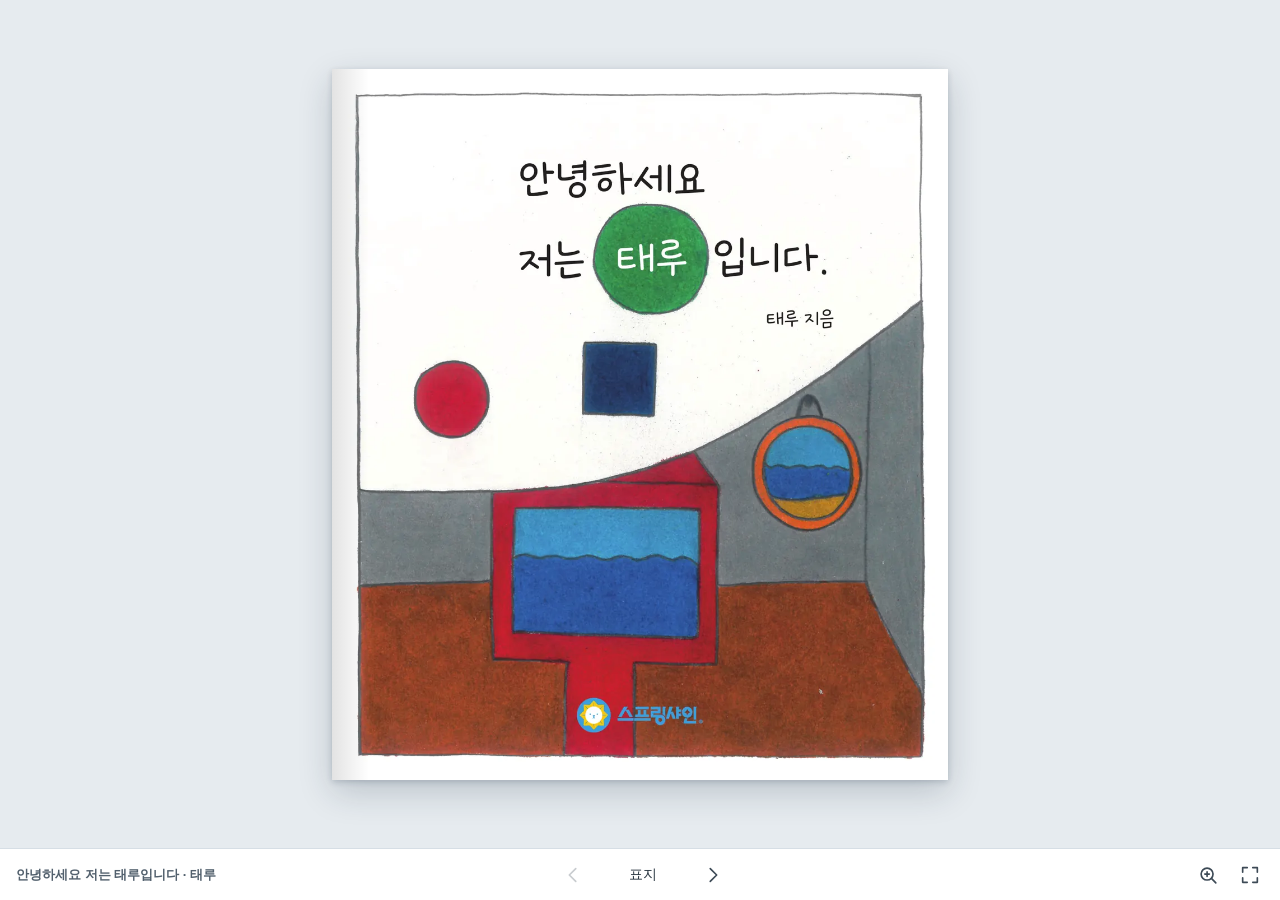
<file: taeru/index.html>
<!doctype html>
<html lang="ko">
<head>
<meta charset="utf-8">
<meta name="viewport" content="width=device-width, initial-scale=1, viewport-fit=cover">
<title>안녕하세요 저는 태루입니다 · 태루 | shine book</title>
<meta name="description" content="스프링샤인 태루 작가의 그림책 「안녕하세요 저는 태루입니다」을 페이지를 넘기며 볼 수 있는 shine book입니다.">
<link rel="stylesheet" href="../assets/flipbook.css">
</head>
<body>
<div id="app">
  <div id="stage">
    <div id="loading" aria-live="polite" aria-label="불러오는 중"><span class="ring"></span></div>
    <div id="book"></div>
  </div>

  <div id="bar">
    <div id="prog"><i></i></div>
    <div id="name">안녕하세요 저는 태루입니다 · 태루</div>

    <div id="nav">
      <button class="btn" id="prev" type="button" aria-label="이전 페이지">
        <svg viewBox="0 0 24 24" aria-hidden="true"><path d="M15 5l-7 7 7 7"/></svg>
      </button>
      <span id="label" aria-live="polite">표지</span>
      <button class="btn" id="next" type="button" aria-label="다음 페이지">
        <svg viewBox="0 0 24 24" aria-hidden="true"><path d="M9 5l7 7-7 7"/></svg>
      </button>
    </div>

    <div id="tools">
      <button class="btn" id="zoom" type="button" aria-label="확대" aria-pressed="false">
        <svg viewBox="0 0 24 24" aria-hidden="true">
          <circle cx="11" cy="11" r="6.5"/><path d="M16 16l4.5 4.5"/>
          <path class="i-in" d="M11 8.5v5M8.5 11h5"/>
          <path class="i-out" d="M8.5 11h5" style="display:none"/>
        </svg>
      </button>
      <button class="btn" id="fs" type="button" aria-label="전체화면" aria-pressed="false">
        <svg viewBox="0 0 24 24" aria-hidden="true"><path d="M4 9V4h5M15 4h5v5M20 15v5h-5M9 20H4v-5"/></svg>
      </button>
    </div>
  </div>
</div>

<!-- ▼ 작가마다 이 부분만 바꿉니다 ▼ -->
<script>
  window.FLIPBOOK = {
    title: "안녕하세요 저는 태루입니다",
    artist: "태루",
    pages: 23,                                   // pages 폴더의 이미지 개수 (01.webp ~ 23.webp)
    copyright: "© 2026 태루 & 스프링샤인",
    homepage: "https://springshine.co.kr/"
  };
</script>
<!-- ▲ 여기까지 ▲ -->

<script src="../assets/flipbook.js"></script>
</body>
</html>
</file>
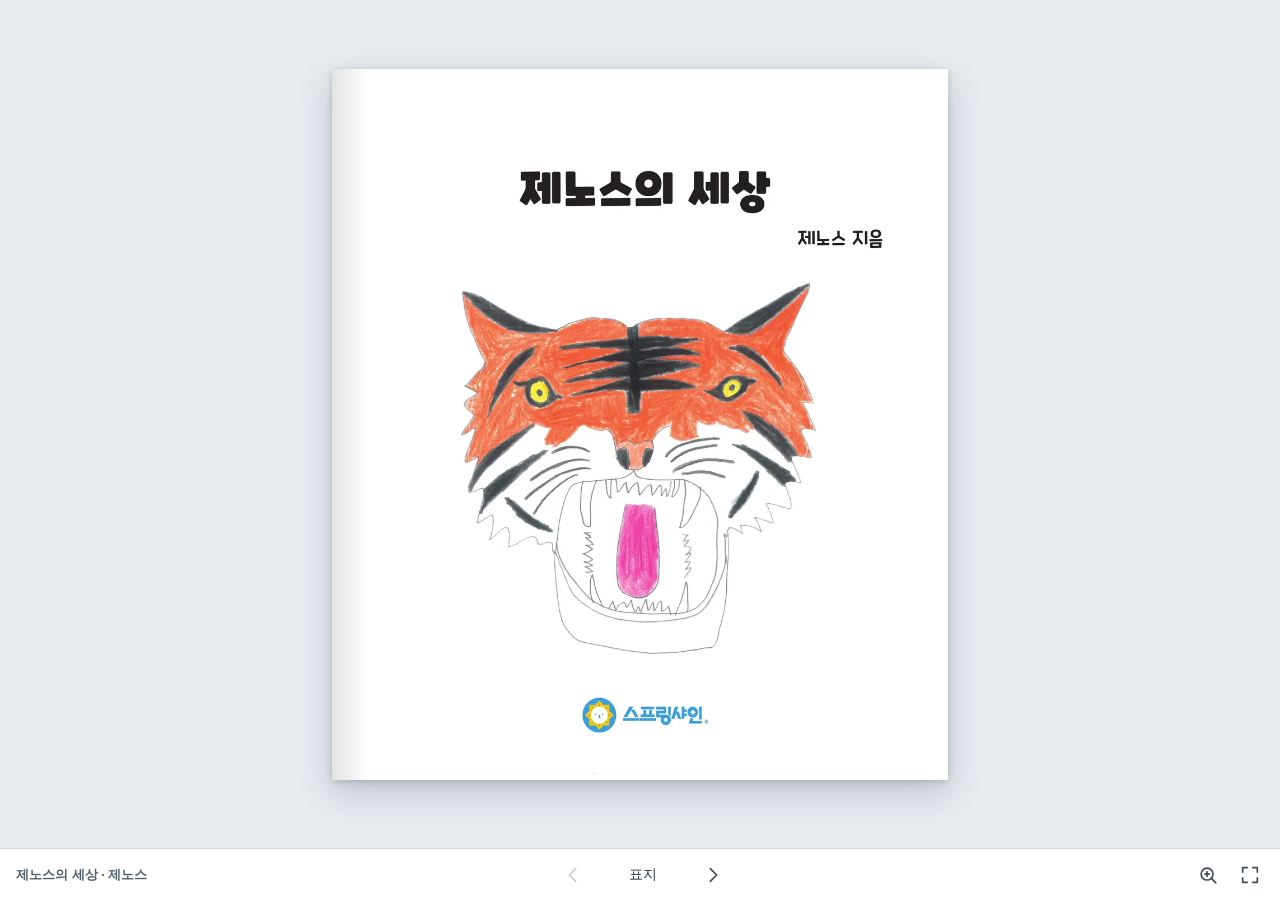
<file: zenos/index.html>
<!doctype html>
<html lang="ko">
<head>
<meta charset="utf-8">
<meta name="viewport" content="width=device-width, initial-scale=1, viewport-fit=cover">
<title>제노스의 세상 · 제노스 | shine book</title>
<meta name="description" content="스프링샤인 제노스 작가의 그림책 「제노스의 세상」을 페이지를 넘기며 볼 수 있는 shine book입니다.">
<link rel="stylesheet" href="../assets/flipbook.css">
</head>
<body>
<div id="app">
  <div id="stage">
    <div id="loading" aria-live="polite" aria-label="불러오는 중"><span class="ring"></span></div>
    <div id="book"></div>
  </div>

  <div id="bar">
    <div id="prog"><i></i></div>
    <div id="name">제노스의 세상 · 제노스</div>

    <div id="nav">
      <button class="btn" id="prev" type="button" aria-label="이전 페이지">
        <svg viewBox="0 0 24 24" aria-hidden="true"><path d="M15 5l-7 7 7 7"/></svg>
      </button>
      <span id="label" aria-live="polite">표지</span>
      <button class="btn" id="next" type="button" aria-label="다음 페이지">
        <svg viewBox="0 0 24 24" aria-hidden="true"><path d="M9 5l7 7-7 7"/></svg>
      </button>
    </div>

    <div id="tools">
      <button class="btn" id="zoom" type="button" aria-label="확대" aria-pressed="false">
        <svg viewBox="0 0 24 24" aria-hidden="true">
          <circle cx="11" cy="11" r="6.5"/><path d="M16 16l4.5 4.5"/>
          <path class="i-in" d="M11 8.5v5M8.5 11h5"/>
          <path class="i-out" d="M8.5 11h5" style="display:none"/>
        </svg>
      </button>
      <button class="btn" id="fs" type="button" aria-label="전체화면" aria-pressed="false">
        <svg viewBox="0 0 24 24" aria-hidden="true"><path d="M4 9V4h5M15 4h5v5M20 15v5h-5M9 20H4v-5"/></svg>
      </button>
    </div>
  </div>
</div>

<!-- ▼ 작가마다 이 부분만 바꿉니다 ▼ -->
<script>
  window.FLIPBOOK = {
    title: "제노스의 세상",
    artist: "제노스",
    pages: 17,                                   // pages 폴더의 이미지 개수 (01.webp ~ 17.webp)
    copyright: "© 2026 제노스 & 스프링샤인",
    homepage: "https://springshine.co.kr/"
  };
</script>
<!-- ▲ 여기까지 ▲ -->

<script src="../assets/flipbook.js"></script>
</body>
</html>
</file>
<file: assets/flipbook.css>
/* shine book · 공통 플립북 스타일
   모든 작가 폴더가 이 파일 하나를 함께 사용합니다. */

:root {
  --blue: #0097f6;
  --blue-dark: #0071c2;
  --blue-pale: #ebf5fe;
  --stage: #e6ebef;
  --ink: #2b3742;
  --line: #d6dee5;
  --bar-h: 52px;
  --pw: 400px; /* 한 쪽의 가로 (JS가 화면에 맞춰 계산) */
  --ph: 462px; /* 한 쪽의 세로 */
  --dur: 0.85s;
  --ease: cubic-bezier(0.645, 0.045, 0.355, 1);
}

* { box-sizing: border-box; }

html, body { height: 100%; margin: 0; }

body {
  background: var(--stage);
  color: var(--ink);
  font-family: "Pretendard", "Noto Sans KR", "Apple SD Gothic Neo", "Malgun Gothic", sans-serif;
  overflow: hidden;
  -webkit-tap-highlight-color: transparent;
  -webkit-user-select: none;
  user-select: none;
  -webkit-touch-callout: none;
}

#app {
  position: fixed;
  top: 0; left: 0; right: 0; bottom: 0;
  display: flex;
  flex-direction: column;
}

/* ---------- 무대 ---------- */
#stage {
  position: relative;
  flex: 1;
  min-height: 0;
  display: flex;
  overflow: hidden;
}
#stage.zoomed { overflow: auto; cursor: grab; }
#stage.zoomed.drag { cursor: grabbing; }

#book {
  position: relative;
  flex: none;
  margin: auto;
  width: calc(var(--pw) * 2);
  height: var(--ph);
  transition: transform var(--dur) var(--ease);
}
#book.single { width: var(--pw); transition: none; }
#book.instant, #book.instant * { transition: none !important; }

/* 책 아래 그림자 (펼친 쪽에만 보이도록 좌우 분리) */
.sh {
  position: absolute;
  top: 0;
  width: 50%;
  height: 100%;
  box-shadow: 0 2px 6px rgba(20, 40, 60, 0.18), 0 12px 32px rgba(20, 40, 60, 0.2);
  transition: opacity 0.4s;
  pointer-events: none;
}
#shL { left: 0; }
#shR { left: 50%; }

/* ---------- 펼침면: 장(leaf) ---------- */
.leaf {
  position: absolute;
  top: 0;
  left: 50%;
  width: 50%;
  height: 100%;
  transform-origin: left center;
  -webkit-transform-style: preserve-3d;
  transform-style: preserve-3d;
  transform: perspective(2600px) rotateY(0deg);
  transition: transform var(--dur) var(--ease);
}
.leaf.flipped { transform: perspective(2600px) rotateY(-180deg); }

.face, .sp {
  position: absolute;
  top: 0; left: 0; right: 0; bottom: 0;
  background-color: #fff;
  background-position: center;
  background-size: 100% 100%;
  background-repeat: no-repeat;
  overflow: hidden;
  cursor: pointer;
}
.face {
  -webkit-backface-visibility: hidden;
  backface-visibility: hidden;
}
.face.back { transform: rotateY(180deg); }

/* 책등(가운데) 쪽 은은한 음영 */
.face::before {
  content: "";
  position: absolute;
  top: 0; left: 0; right: 0; bottom: 0;
  pointer-events: none;
  background: linear-gradient(to right, rgba(0, 0, 0, 0.11), rgba(0, 0, 0, 0) 6%);
}
.face.back::before {
  background: linear-gradient(to left, rgba(0, 0, 0, 0.11), rgba(0, 0, 0, 0) 6%);
}
/* 넘어가는 동안 스치는 그림자 */
.face::after {
  content: "";
  position: absolute;
  top: 0; left: 0; right: 0; bottom: 0;
  background: #000;
  opacity: 0;
  pointer-events: none;
}
.leaf.turning .face::after { animation: shade var(--dur) ease-in-out; }
@keyframes shade {
  0%, 100% { opacity: 0; }
  50% { opacity: 0.2; }
}

/* ---------- 한 쪽씩 보기(모바일) ---------- */
#book.single .sp {
  opacity: 0;
  transform: translateX(26%);
  pointer-events: none;
  transition: transform 0.35s ease, opacity 0.35s ease;
  box-shadow: 0 2px 6px rgba(20, 40, 60, 0.18), 0 12px 32px rgba(20, 40, 60, 0.2);
}
#book.single .sp.before { transform: translateX(-26%); }
#book.single .sp.cur { opacity: 1; transform: none; pointer-events: auto; }

/* ---------- 뒷표지 ---------- */
.end { display: grid; place-items: center; text-align: center; color: #33414d; }
.end-in { padding: 0 8%; }
.end .logo { display: block; width: calc(var(--pw) * 0.4); height: auto; margin: 0 auto calc(var(--pw) * 0.09); }
.end .e-title { margin: 0; font-size: calc(var(--pw) * 0.068); font-weight: 700; line-height: 1.35; }
.end .e-artist { margin: calc(var(--pw) * 0.02) 0 calc(var(--pw) * 0.1); font-size: calc(var(--pw) * 0.042); color: #52606d; }
.end .e-copy { margin: 0; font-size: calc(var(--pw) * 0.028); color: #7b8794; line-height: 1.7; }
.end a { color: var(--blue-dark); text-decoration: none; }

/* ---------- 로딩 ---------- */
#loading {
  position: absolute;
  top: 0; left: 0; right: 0; bottom: 0;
  display: grid;
  place-items: center;
  z-index: 2000;
  background: var(--stage);
  transition: opacity 0.4s;
}
#loading.done { opacity: 0; pointer-events: none; }
.ring {
  width: 34px; height: 34px;
  border: 3px solid var(--blue-pale);
  border-top-color: var(--blue);
  border-radius: 50%;
  animation: spin 0.9s linear infinite;
}
@keyframes spin { to { transform: rotate(360deg); } }

/* ---------- 하단 바 ---------- */
#bar {
  position: relative;
  flex: none;
  height: var(--bar-h);
  display: flex;
  align-items: center;
  justify-content: space-between;
  gap: 8px;
  padding: 0 10px;
  background: #fff;
  border-top: 1px solid var(--line);
}
#prog { position: absolute; top: -1px; left: 0; right: 0; height: 2px; background: transparent; }
#prog i { display: block; height: 100%; width: 0; background: var(--blue); transition: width 0.5s var(--ease); }

#name {
  flex: 1;
  min-width: 0;
  font-size: 13px;
  font-weight: 600;
  color: #52606d;
  white-space: nowrap;
  overflow: hidden;
  text-overflow: ellipsis;
  padding-left: 6px;
}
#nav { display: flex; align-items: center; gap: 2px; }
#tools { flex: 1; display: flex; justify-content: flex-end; gap: 2px; }
#label {
  min-width: 96px;
  text-align: center;
  font-size: 14px;
  font-variant-numeric: tabular-nums;
  color: var(--ink);
}

.btn {
  width: 40px; height: 40px;
  display: grid;
  place-items: center;
  padding: 0;
  border: 0;
  border-radius: 10px;
  background: transparent;
  color: #3d4a56;
  cursor: pointer;
}
.btn svg { width: 22px; height: 22px; fill: none; stroke: currentColor; stroke-width: 1.8; stroke-linecap: round; stroke-linejoin: round; }
.btn:hover { background: var(--blue-pale); color: var(--blue-dark); }
.btn:focus-visible { outline: 2px solid var(--blue); outline-offset: 1px; }
.btn[disabled] { opacity: 0.28; cursor: default; background: transparent; color: #3d4a56; }
.btn[aria-pressed="true"] { background: var(--blue-pale); color: var(--blue-dark); }
.btn[hidden] { display: none; }

@media (max-width: 560px) {
  #name { display: none; }
  #nav { margin: 0 auto; }
  #tools { flex: none; }
  #label { min-width: 84px; }
}

@media (prefers-reduced-motion: reduce) {
  :root { --dur: 0.01s; }
  .leaf.turning .face::after { animation: none; }
}

/* 인쇄로 내려받는 것을 어렵게 */
@media print { body { display: none; } }
</file>
